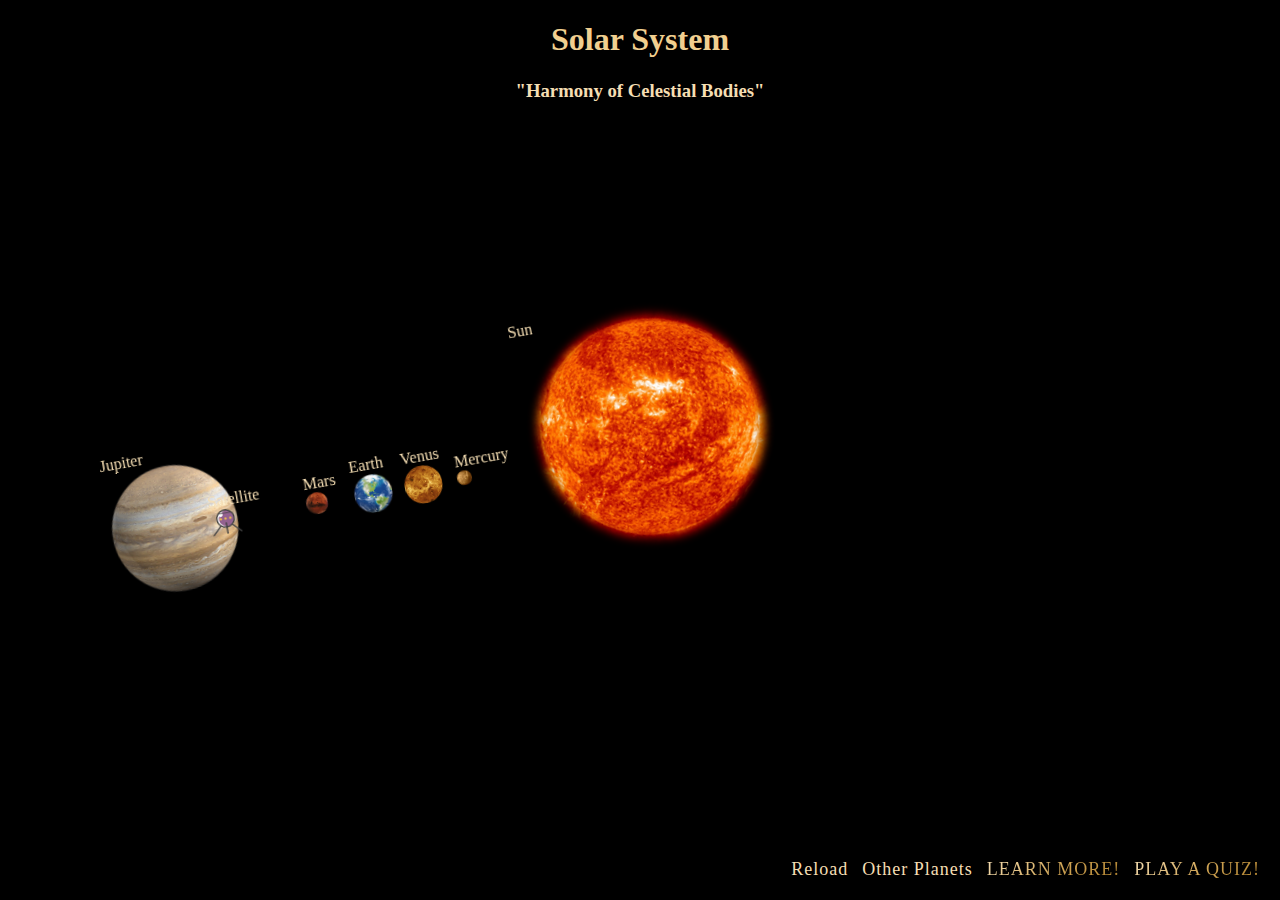
<file: index.html>
<!DOCTYPE html>
<html lang="en">
    <head>
        <meta charset="UTF-8">
        <meta name="viewport" content="width=device-width, initial-scale=1">
        <title>Solar System</title>
        <link rel="stylesheet" type="text/css" href="style.css">
    </head>
    <body>
        <h1>Solar System</h1>
        <h3>"Harmony of Celestial Bodies"</h3>
        <div class="wrapper">
            <div class="sun">
                <div class="star"><a href="learn_more.html#sun" target="_blank">Sun</a></div>
            </div>
            
            <div class="murcury">
                <a href="learn_more.html#mercury" target="_blank">Mercury</a>
                <div class="planet">
                    <div class="shadow"></div>
                </div>
            </div>
            <div class="venus">
                <a href="learn_more.html#venus" target="_blank">Venus</a>
                <div class="planet">
                    <div class="shadow"></div>
                </div>
            </div>
            <div class="earth">
                <a href="learn_more.html#earth" target="_blank">Earth</a>
                <div class="planet">
                    <div class="shadow"></div>
                </div>
            </div>
            <div class="mars">
                <a href="learn_more.html#mars" target="_blank">Mars</a>
                <div class="planet">
                    <div class="shadow"></div>
                </div>
            </div>
            <div class="jupiter">
                <a href="learn_more.html#jupiter" target="_blank">Jupiter</a>
                <div class="planet">
                    <div class="shadow"></div>
                </div>
            </div>
            <div class="sat">
                <a href="learn_more.html#satellite" target="_blank">Satellite</a>
                <div class="planet">
                    <div the="shadow"></div>
                </div>
            </div>
        </div>
    </body>
</html>

<style>
    h1{
		color: rgb(241, 207, 143);
		text-align: center;
		font-family: cursive;
	}
	.links{
		position: absolute;
		bottom: 20px;
		right: 20px;
	}
	.links a{
		margin-left: 10px;
		color: wheat;
		letter-spacing: 1px;
		font-size: 18px;
		text-decoration: none;
	}
	.links a:hover{
		color: rgb(241, 207, 143);
		text-decoration: underline;
	}
	a{
		color: wheat;
		font-family: cursive;
		text-decoration: none;
	}
	h3{
		color: wheat;
		font-family: cursive;
		text-align: center;
	}
	a:hover{
		text-decoration: underline;
		color: rgb(241, 207, 143);;
	}

	.animate-charcter
{
   text-transform: uppercase;
  background-image: linear-gradient(
    -225deg,
    rgb(245, 222, 179) 0%,
	rgb(207, 164, 85) 29%,
    rgb(155, 109, 24) 67%,
    rgb(96, 69, 18) 100%
  );
  background-size: auto auto;
  background-clip: border-box;
  background-size: 200% auto;
  color: #fff;
  background-clip: text;
  -webkit-background-clip: text;
  -webkit-text-fill-color: transparent;
  animation: textclip 2s linear infinite;
  display: inline-block;
      font-size: 190px;
}

@keyframes textclip {
  to {
    background-position: 200% center;
  }
}

</style>

<div class="links">
    <a href="index.html">Reload</a>
	<a href="other_planets.html" target="_blank">Other Planets</a>
    <a href="learn_more.html" class="animate-charcter" target="_blank">Learn More!</a>
    <a href="quiz.html" class="animate-charcter" target="_blank">Play a Quiz!</a>
</div>
</file>
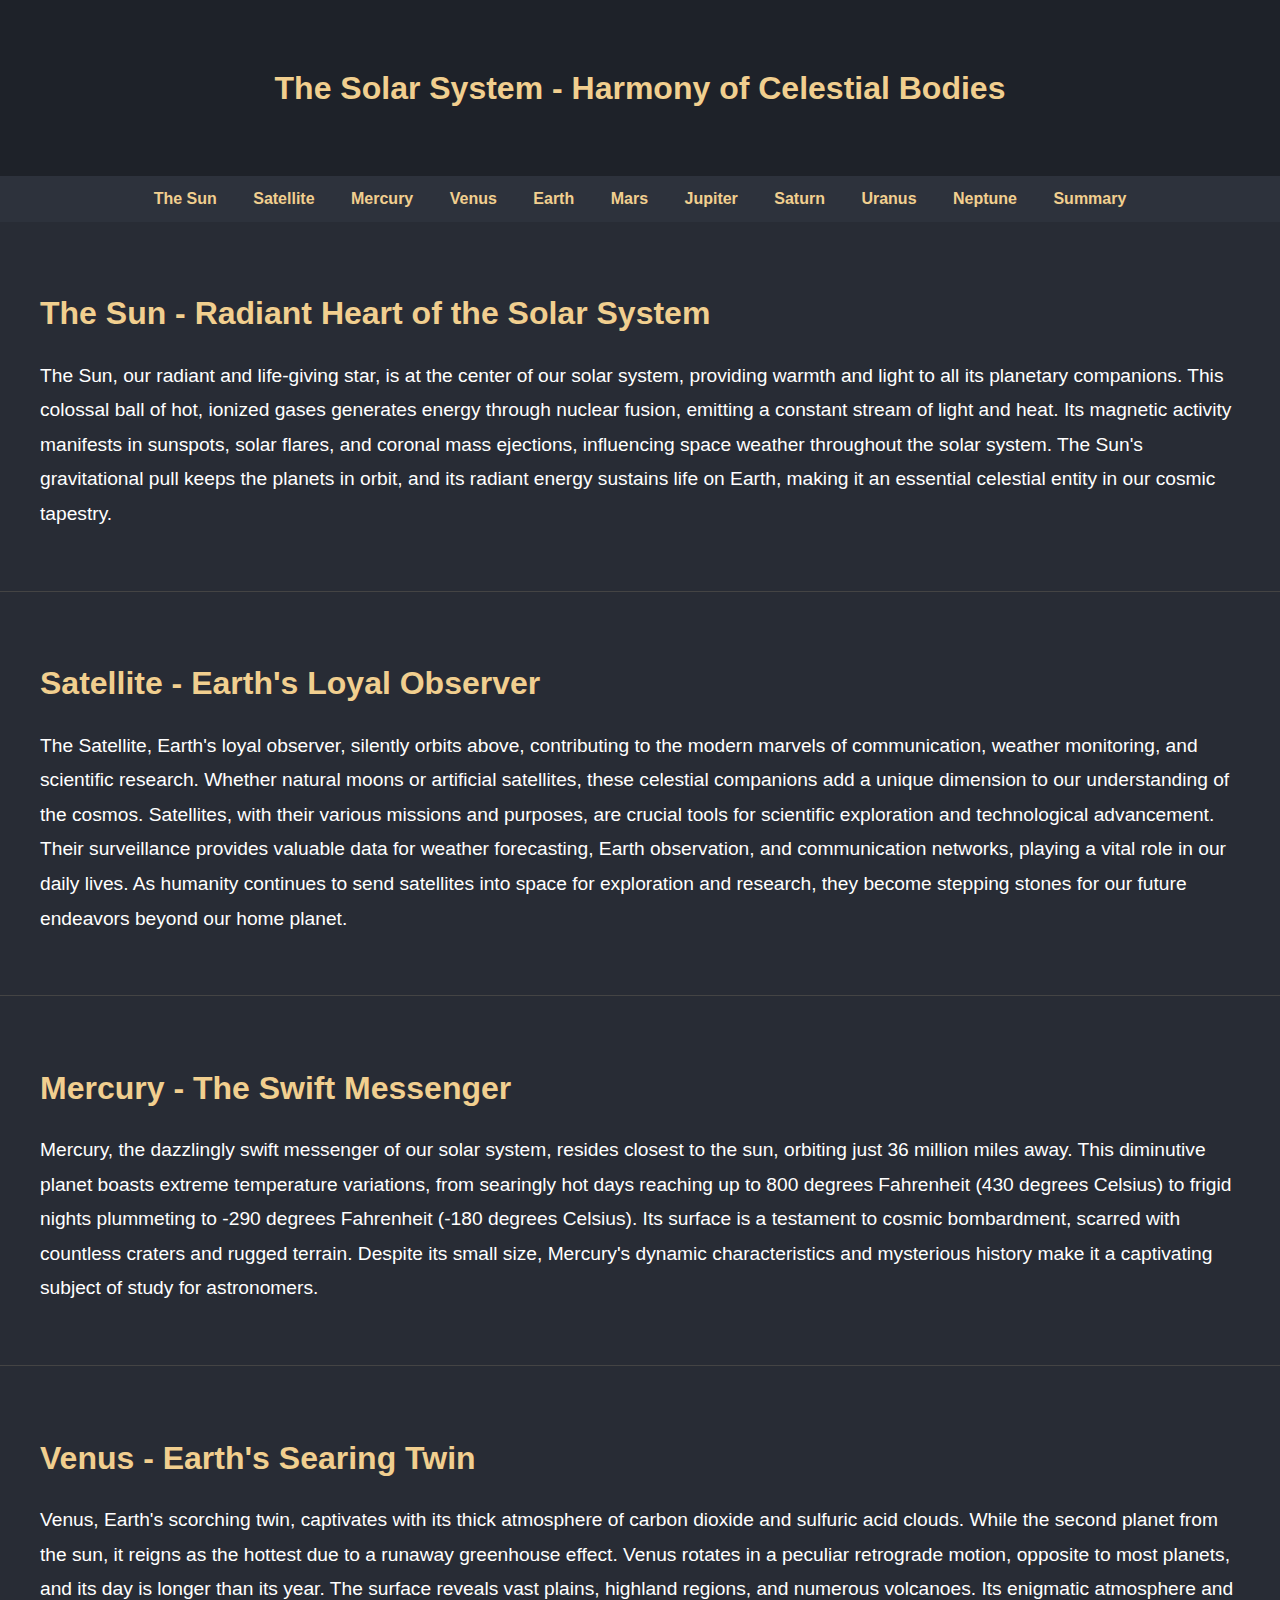
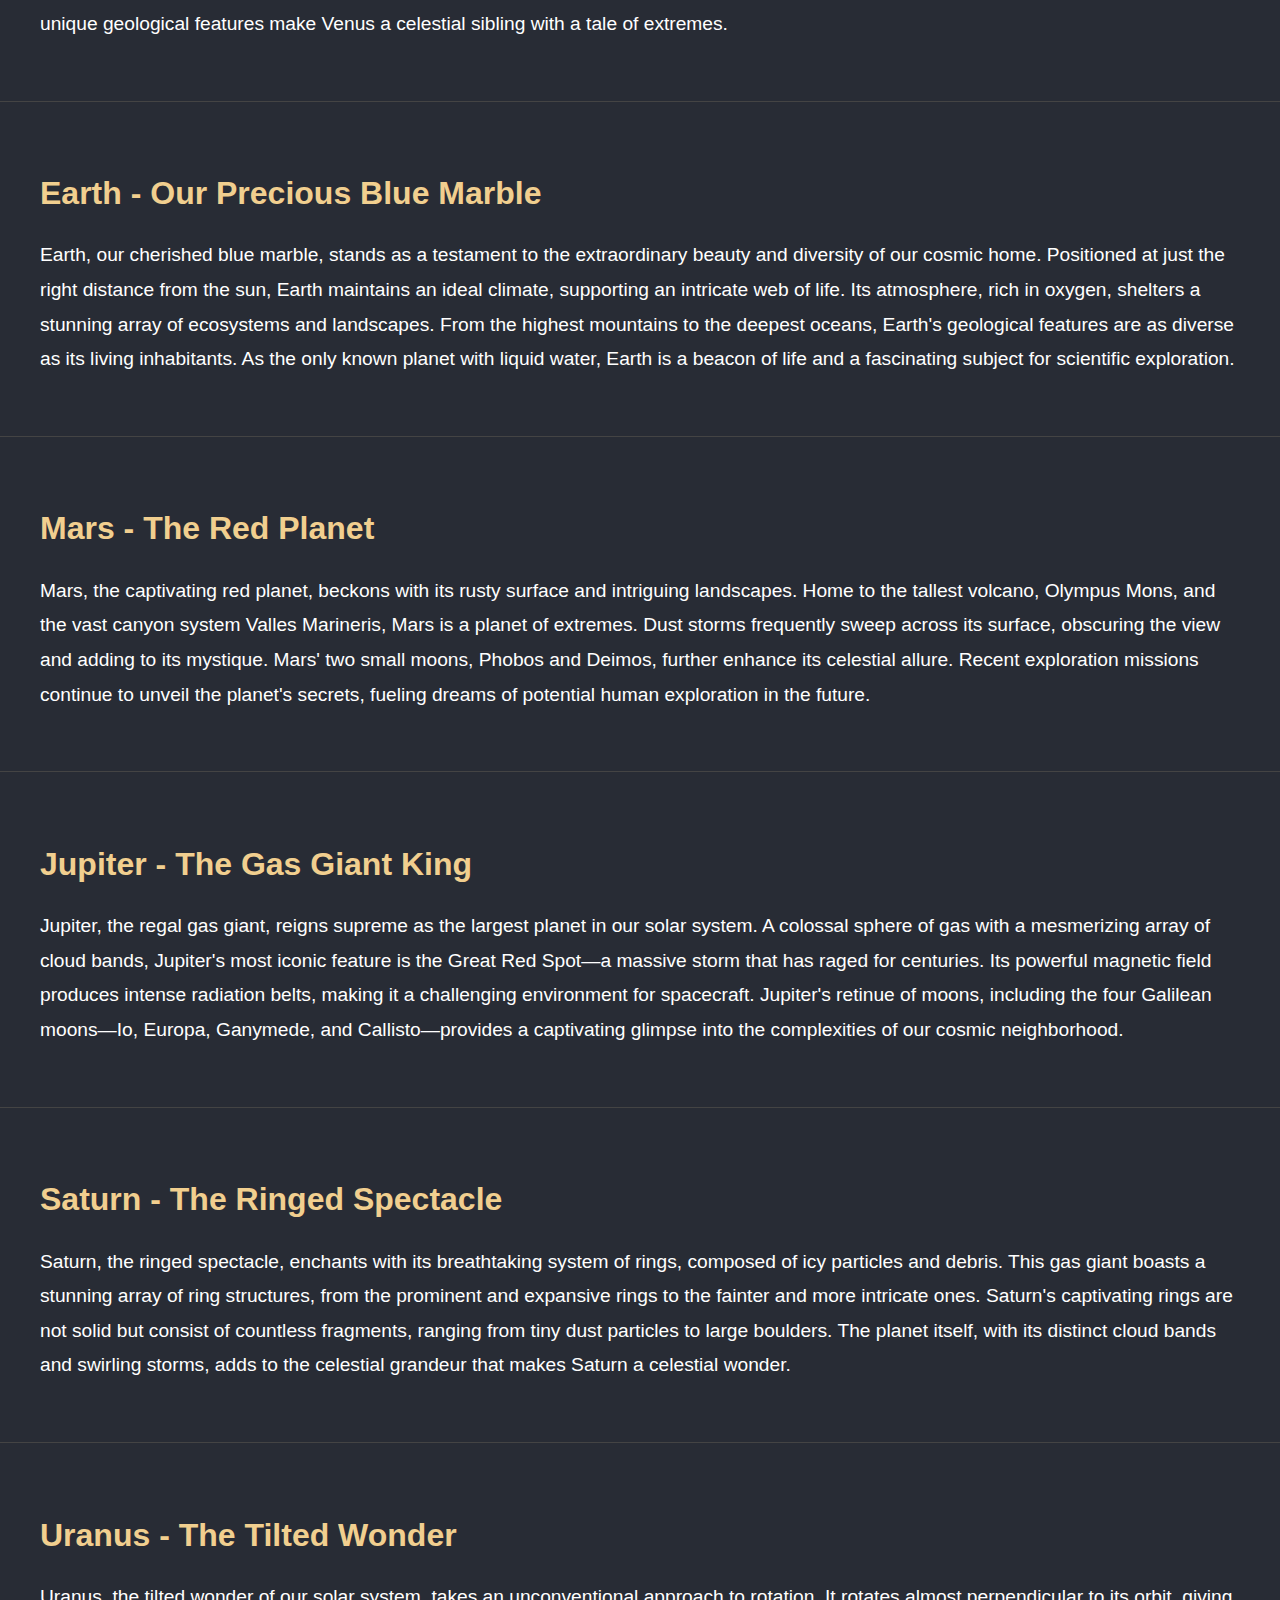
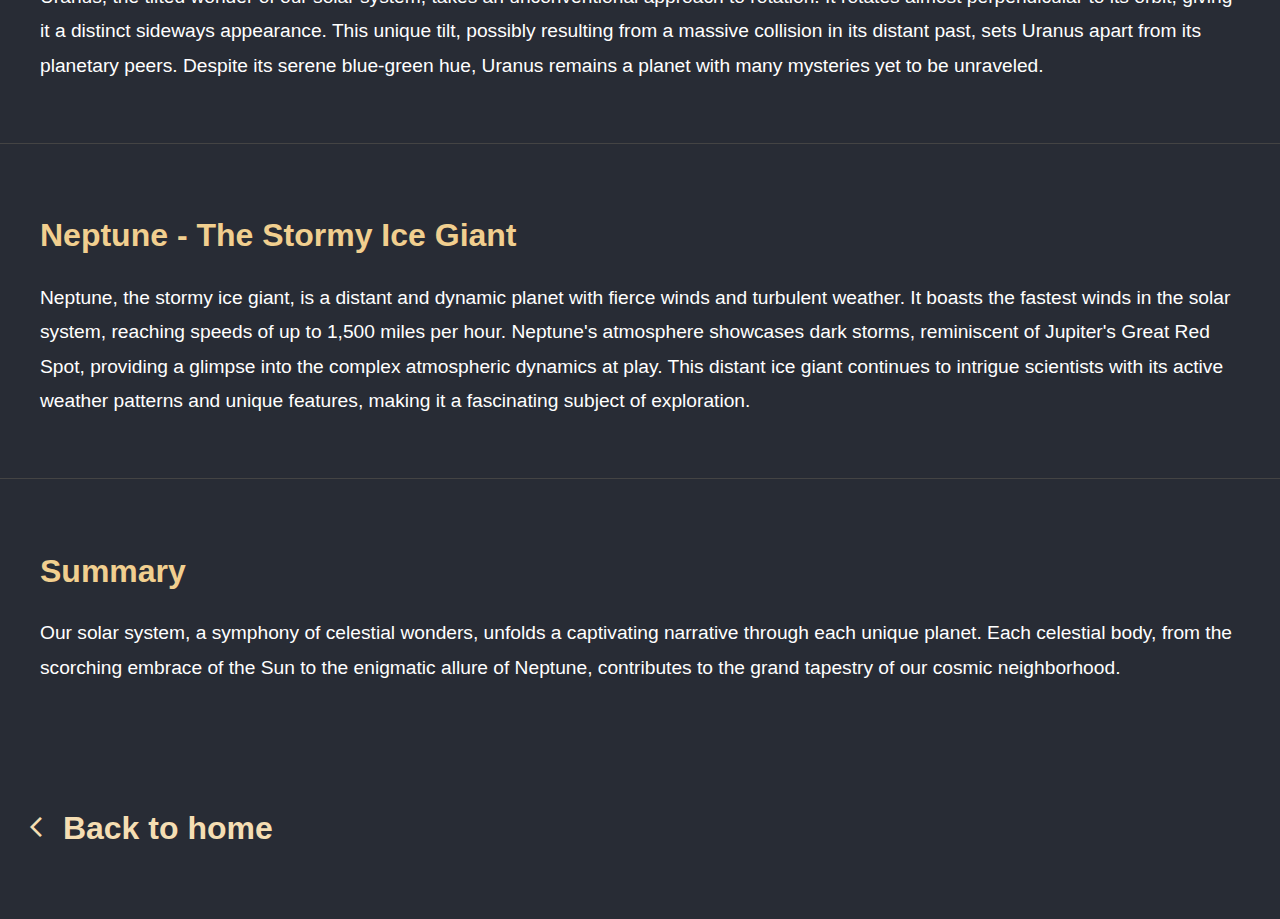
<file: learn_more.html>
<!DOCTYPE html>
<html lang="en">

<head>
  <meta charset="UTF-8">
  <meta name="viewport" content="width=device-width, initial-scale=1.0">
  <link rel="stylesheet" href="https://fonts.googleapis.com/css2?family=Material+Symbols+Outlined:opsz,wght,FILL,GRAD@24,400,0,0" />
  <title>The Solar System - Harmony of Celestial Bodies</title>
  <style>
    body {
      background-color: #282c35;
      color: #fff;
      font-family: 'Roboto', sans-serif;
      line-height: 1.6;
      margin: 0;
      padding: 0;
      overflow-x: hidden;
    }

    header {
      text-align: center;
      padding: 20px;
      background-color: #1e2229;
      color:rgb(241, 207, 143);
      font-size: 2em;
    }

    nav {
      text-align: center;
      padding: 10px;
      background-color: #2d323c;
    }

    a {
      color: rgb(241, 207, 143);
      text-decoration: none;
      font-weight: bold;
      padding: 8px 16px;
      transition: background-color 0.3s ease;
    }

    a:hover {
      background-color: #444;
    }

    section {
      padding: 40px;
      border-bottom: 1px solid #444;
    }

    h2 {
      color: rgb(241, 207, 143);
      font-size: 2em;
      margin-bottom: 10px;
    }

    p {
      font-size: 1.2em;
      line-height: 1.8;
    }

    #summary {
      border-bottom: none;
    }
  </style>
</head>

<body>

  

  <header>
    <h4>The Solar System - Harmony of Celestial Bodies</h4>
  </header>

  <nav>
    <a href="#sun">The Sun</a>
    <a href="#satellite">Satellite</a>
    <a href="#mercury">Mercury</a>
    <a href="#venus">Venus</a>
    <a href="#earth">Earth</a>
    <a href="#mars">Mars</a>
    <a href="#jupiter">Jupiter</a>
    <a href="#saturn">Saturn</a>
    <a href="#uranus">Uranus</a>
    <a href="#neptune">Neptune</a>
    <a href="#summary">Summary</a>
  </nav>

  <section id="sun">
    <h2>The Sun - Radiant Heart of the Solar System</h2>
    <p>The Sun, our radiant and life-giving star, is at the center of our solar system, providing warmth and light to all its planetary companions. This colossal ball of hot, ionized gases generates energy through nuclear fusion, emitting a constant stream of light and heat. Its magnetic activity manifests in sunspots, solar flares, and coronal mass ejections, influencing space weather throughout the solar system. The Sun's gravitational pull keeps the planets in orbit, and its radiant energy sustains life on Earth, making it an essential celestial entity in our cosmic tapestry.
    </p>
  </section>

  <section id="satellite">
    <h2>Satellite - Earth's Loyal Observer</h2>
    <p>The Satellite, Earth's loyal observer, silently orbits above, contributing to the modern marvels of communication, weather monitoring, and scientific research. Whether natural moons or artificial satellites, these celestial companions add a unique dimension to our understanding of the cosmos. Satellites, with their various missions and purposes, are crucial tools for scientific exploration and technological advancement. Their surveillance provides valuable data for weather forecasting, Earth observation, and communication networks, playing a vital role in our daily lives. As humanity continues to send satellites into space for exploration and research, they become stepping stones for our future endeavors beyond our home planet. </p>
  </section>



  <section id="mercury">
    <h2>Mercury - The Swift Messenger</h2>
    <p>Mercury, the dazzlingly swift messenger of our solar system, resides closest to the sun, orbiting just 36 million miles away. This diminutive planet boasts extreme temperature variations, from searingly hot days reaching up to 800 degrees Fahrenheit (430 degrees Celsius) to frigid nights plummeting to -290 degrees Fahrenheit (-180 degrees Celsius). Its surface is a testament to cosmic bombardment, scarred with countless craters and rugged terrain. Despite its small size, Mercury's dynamic characteristics and mysterious history make it a captivating subject of study for astronomers.
    </p>
  </section>

  <section id="venus">
    <h2>Venus - Earth's Searing Twin</h2>
    <p>Venus, Earth's scorching twin, captivates with its thick atmosphere of carbon dioxide and sulfuric acid clouds. While the second planet from the sun, it reigns as the hottest due to a runaway greenhouse effect. Venus rotates in a peculiar retrograde motion, opposite to most planets, and its day is longer than its year. The surface reveals vast plains, highland regions, and numerous volcanoes. Its enigmatic atmosphere and unique geological features make Venus a celestial sibling with a tale of extremes.
    </p>
  </section>

  <section id="earth">
    <h2>Earth - Our Precious Blue Marble</h2>
    <p>Earth, our cherished blue marble, stands as a testament to the extraordinary beauty and diversity of our cosmic home. Positioned at just the right distance from the sun, Earth maintains an ideal climate, supporting an intricate web of life. Its atmosphere, rich in oxygen, shelters a stunning array of ecosystems and landscapes. From the highest mountains to the deepest oceans, Earth's geological features are as diverse as its living inhabitants. As the only known planet with liquid water, Earth is a beacon of life and a fascinating subject for scientific exploration.
    </p>
  </section>

  <section id="mars">
    <h2>Mars - The Red Planet</h2>
    <p>Mars, the captivating red planet, beckons with its rusty surface and intriguing landscapes. Home to the tallest volcano, Olympus Mons, and the vast canyon system Valles Marineris, Mars is a planet of extremes. Dust storms frequently sweep across its surface, obscuring the view and adding to its mystique. Mars' two small moons, Phobos and Deimos, further enhance its celestial allure. Recent exploration missions continue to unveil the planet's secrets, fueling dreams of potential human exploration in the future.
    </p>
  </section>

  <section id="jupiter">
    <h2>Jupiter - The Gas Giant King</h2>
    <p>Jupiter, the regal gas giant, reigns supreme as the largest planet in our solar system. A colossal sphere of gas with a mesmerizing array of cloud bands, Jupiter's most iconic feature is the Great Red Spot—a massive storm that has raged for centuries. Its powerful magnetic field produces intense radiation belts, making it a challenging environment for spacecraft. Jupiter's retinue of moons, including the four Galilean moons—Io, Europa, Ganymede, and Callisto—provides a captivating glimpse into the complexities of our cosmic neighborhood.
    </p>
  </section>

  <section id="saturn">
    <h2>Saturn - The Ringed Spectacle</h2>
    <p>Saturn, the ringed spectacle, enchants with its breathtaking system of rings, composed of icy particles and debris. This gas giant boasts a stunning array of ring structures, from the prominent and expansive rings to the fainter and more intricate ones. Saturn's captivating rings are not solid but consist of countless fragments, ranging from tiny dust particles to large boulders. The planet itself, with its distinct cloud bands and swirling storms, adds to the celestial grandeur that makes Saturn a celestial wonder.
    </p>
  </section>

  <section id="uranus">
    <h2>Uranus - The Tilted Wonder</h2>
    <p>Uranus, the tilted wonder of our solar system, takes an unconventional approach to rotation. It rotates almost perpendicular to its orbit, giving it a distinct sideways appearance. This unique tilt, possibly resulting from a massive collision in its distant past, sets Uranus apart from its planetary peers. Despite its serene blue-green hue, Uranus remains a planet with many mysteries yet to be unraveled.
    </p>
  </section>

  <section id="neptune">
    <h2>Neptune - The Stormy Ice Giant</h2>
    <p>Neptune, the stormy ice giant, is a distant and dynamic planet with fierce winds and turbulent weather. It boasts the fastest winds in the solar system, reaching speeds of up to 1,500 miles per hour. Neptune's atmosphere showcases dark storms, reminiscent of Jupiter's Great Red Spot, providing a glimpse into the complex atmospheric dynamics at play. This distant ice giant continues to intrigue scientists with its active weather patterns and unique features, making it a fascinating subject of exploration.
    </p>
  </section>

  <section id="summary">
    <h2>Summary</h2>
    <p>Our solar system, a symphony of celestial wonders, unfolds a captivating narrative through each unique planet. Each celestial body, from the scorching embrace of the Sun to the enigmatic allure of Neptune, contributes to the grand tapestry of our cosmic neighborhood.</p>
  </section>

  <div style="position: relative;
    left: 30px;
    bottom: 2px;">
    <a href="index.html" style="text-decoration: none; color: wheat;">
      <p style="font-size: 32px;">
      <span class="material-symbols-outlined">
        arrow_back_ios
        </span>
        Back to home
      </p>
    </a>
    </div>

</body>

</html>
</file>
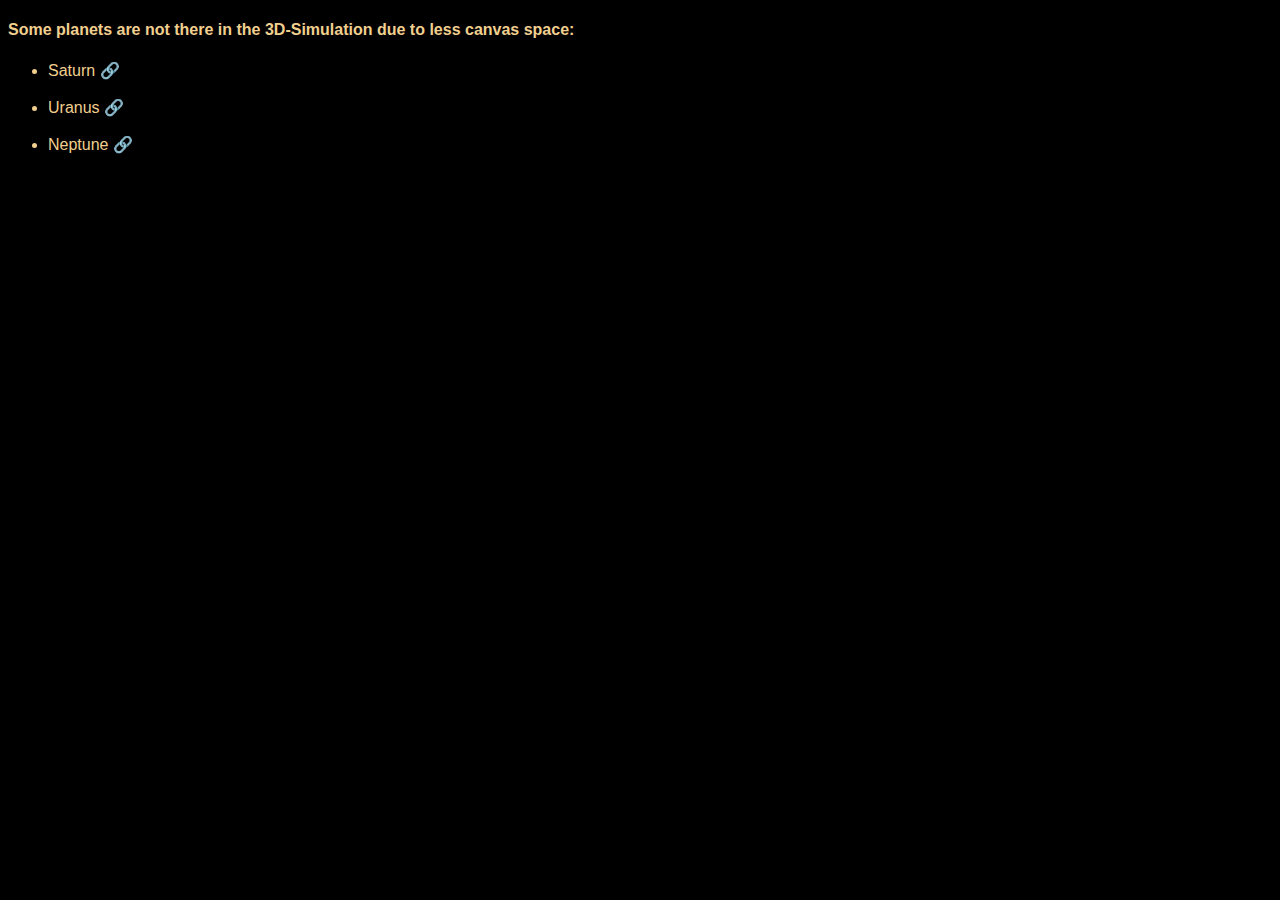
<file: other_planets.html>
<!DOCTYPE html>
<html>
    <body style="background-color: black; font-family: sans-serif;">
        <h4 style="color: rgb(241, 207, 143);">Some planets are not there in the 3D-Simulation due to less canvas space:</h4>
        <ul style="color: rgb(241, 207, 143);">
            <li><a style="color: rgb(241, 207, 143); text-decoration: none;" href="learn_more.html#saturn" target="_blank">Saturn 🔗</a></li>
            <br>
            <li><a style="color: rgb(241, 207, 143); text-decoration: none;" href="learn_more.html#uranus" target="_blank">Uranus 🔗</a></li>
            <br>
            <li><a style="color: rgb(241, 207, 143); text-decoration: none;" href="learn_more.html#neptune" target="_blank">Neptune 🔗</a></li>
        </ul>
    </body>
</html>
</file>
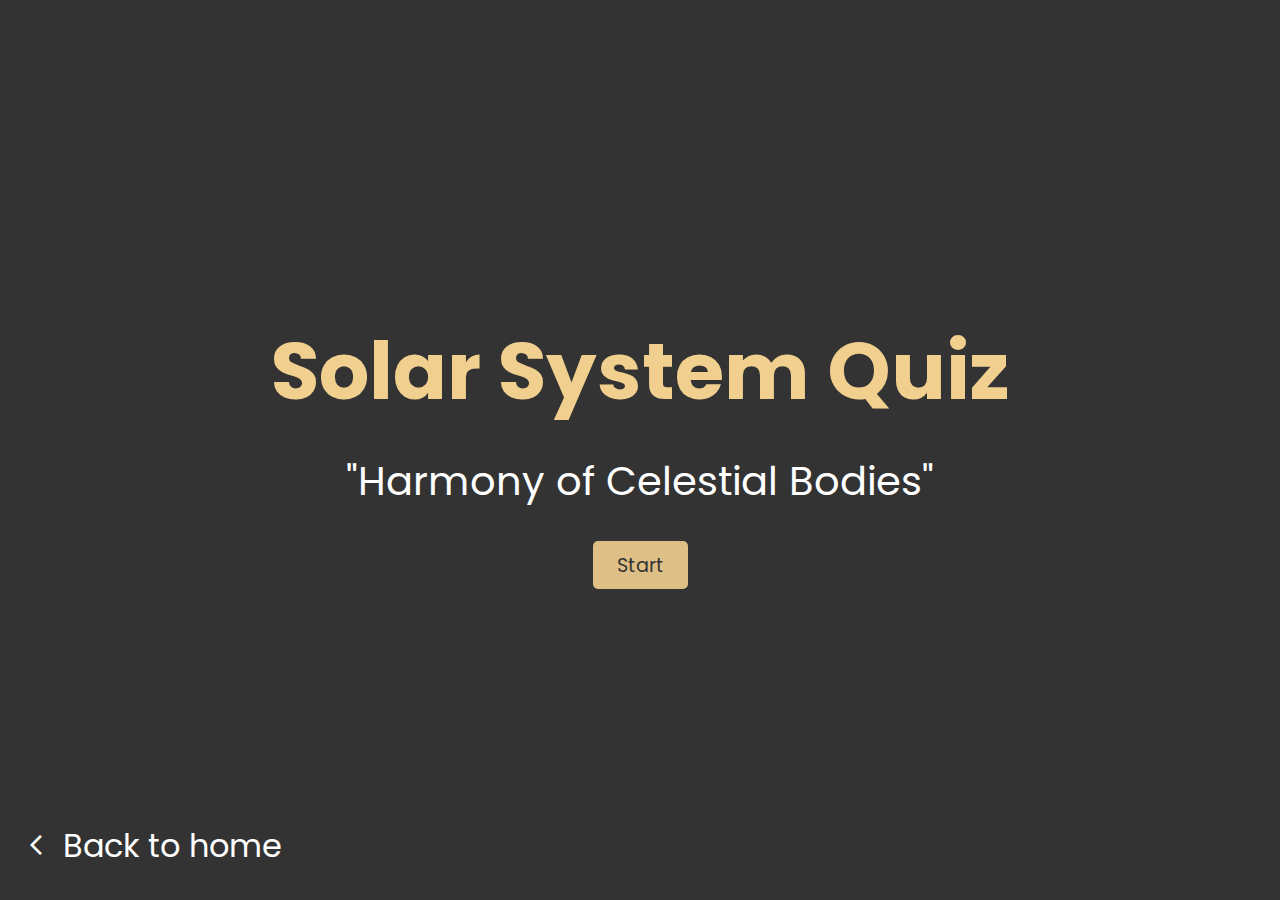
<file: Quiz.html>
<!DOCTYPE html>
<html lang="en">
<head>
  <meta charset="UTF-8">
  <meta name="viewport" content="width=device-width, initial-scale=1.0">
  <title>Solar System Quiz</title>
  <link rel="stylesheet" href="https://fonts.googleapis.com/css2?family=Poppins:wght@400;500;600&family=Ruda:wght@400;600;700&display=swap">
  <link rel="stylesheet" href="https://fonts.googleapis.com/css2?family=Material+Symbols+Outlined:opsz,wght,FILL,GRAD@24,400,0,0" />
  <style>
    * {
      padding: 0;
      margin: 0;
      box-sizing: border-box;
    }
    
    body {
      background: #333; 
      font-family: "Poppins", sans-serif;
      display: flex;
      align-items: center;
      justify-content: center;
      height: 100vh;
      overflow: hidden;
      color: #fff; 
    }

    .start-container {
      text-align: center;
    }

    .start-container h1 {
      font-size: 5rem;
      color: rgb(241, 207, 143);
      margin-bottom: 20px;
    }

    .start-container p {
      font-size: 2.5rem;
      color: #fff; 
      margin-bottom: 30px;
    }

    .start-button {
      padding: 0.6rem 1.5rem;
      outline: none;
      background: rgb(241, 207, 143); 
      border: 0;
      cursor: pointer;
      font-family: inherit;
      border-radius: 5px;
      color: #333; 
      opacity: 0.9;
      transition: 0.3s ease-in-out;
      font-size: 1.2rem;
    }

    .start-button:hover {
      opacity: 1;
    }

    .quiz-container {
      background: #111; /* Dark background for the quiz container */
      border-radius: 10px;
      box-shadow: 0 0 10px 2px rgba(100, 100, 100, 0.1);
      max-width: 600px;
      width: 100%;
      display: none;
    }
    
    .quiz-header {
      display: flex;
      align-items: center;
      justify-content: space-between;
      padding: 2rem 2rem;
      box-shadow: 0px 0px 5px rgba(0, 0, 0, 0.5);
      border-top-left-radius: 10px;
      border-top-right-radius: 10px;
    }
    
    .quiz-header h2 {
      font-size: 1.5rem;
      color:rgb(241, 207, 143)
    }
    
    .quiz-header p {
      background: #444; 
      padding: 0.4rem 1rem;
      color: #fff;
      border-radius: 5px;
    }
    
    .quiz-body {
      padding: 2rem 2rem;
    }
    
    .quiz-body h2 {
      padding: 1rem 0;
      font-size: 2rem;
      font-weight: 500;
      text-align: center;
      margin: 0;
      color:rgb(241, 207, 143)
    }
    
    .quiz-body ul {
      list-style: none;
      padding: 0;
    }
    
    .quiz-body ul li {
      margin: 1rem 0;
      font-size: 1rem;
      border: 1px solid rgb(241, 207, 143); 
      padding: 0.7rem;
      border-radius: 5px;
      cursor: pointer;
    }
    
    .quiz-body ul li label {
      cursor: pointer;
      padding: 0 0.4rem;
    }
    
    .quiz-footer {
      display: flex;
      align-items: center;
      justify-content: space-between;
      padding: 1rem 2rem;
      box-shadow: 0px 0px 5px rgba(0, 0, 0, 0.5);
    }
    
    .quiz-footer button {
      padding: 0.6rem 1.5rem;
      outline: none;
      background: rgb(241, 207, 143); 
      border: 0;
      cursor: pointer;
      font-family: inherit;
      border-radius: 5px;
      color: #333; 
      opacity: 0.9;
      transition: 0.3s ease-in-out;
    }
    
    .quiz-footer button:hover {
      opacity: 1;
    }

    .try-again-btn,
    .back-to-home-btn {
      margin: 30px auto; 
      padding: 0.6rem 1.5rem;
      background: #333;
      border: 0;
      cursor: pointer;
      font-family: inherit;
      border-radius: 5px;
      color: rgb(241, 207, 143); 
      opacity: 0.9;
      transition: 0.3s ease-in-out;
    }

    .try-again-btn:hover,
    .back-to-home-btn:hover {
      opacity: 1;
      background: #555;
    }

    .try-again-btn:hover {
      opacity: 1;
      background: #555;
    }
    .divi{
      display: flex;
      align-items: center;
      justify-content: center;
    }
    .quiz-result {
    max-height: 300px;
    overflow-y: auto;
    margin-top: 20px;
  }

  .quiz-result ul {
    list-style: none;
    padding: 0;
  }

  .quiz-result li {
    margin: 10px 0;
    padding: 10px;
    border-radius: 5px;
    background-color: #222;
    color: #fff;
  }

  .correct {
    border: 2px solid #4CAF50;
  }

  .incorrect {
    border: 2px solid #FF5733;
  }
  </style>
</head>
<body>
    <div class="start-container" id="start">
      <h1>Solar System Quiz</h1>
      <p>"Harmony of Celestial Bodies"</p>
      <button class="start-button" onclick="startQuiz()">Start</button>
    </div>

    <div style="position: absolute;
    left: 30px;
    bottom: 30px;">
    <a href="index.html" style="text-decoration: none; color: white;">
      <p style="font-size: 32px;">
      <span class="material-symbols-outlined">
        arrow_back_ios
        </span>
        Back to home
      </p>
    </a>
    </div>

    <div class="quiz-container" id="quiz">
        <div class="quiz-header">
          <h2 class="header-txt">Solar System Quiz</h2>
        </div>
        <div class="quiz-body">
          <h2 id="question">Question Text</h2>
          <ul>
            <li>
              <input type="radio" name="answer" id="a" class="answer" />
              <label for="a" id="a_text">Questions</label>
            </li>
            <li>
              <input type="radio" name="answer" id="b" class="answer" />
              <label for="b" id="b_text">Questions</label>
            </li>
            <li>
              <input type="radio" name="answer" id="c" class="answer" />
              <label for="c" id="c_text">Questions</label>
            </li>
            <li>
              <input type="radio" name="answer" id="d" class="answer" />
              <label for="d" id="d_text">Questions</label>
            </li>
          </ul>
        </div>
        <div class="quiz-footer">
          <div class="quiz-details"></div>
          <button type="button" id="btn">Submit</button>
        </div>
    </div>

  <script>
    "use strict";

    let userAnswers = [];

    const startContainer = document.getElementById("start");
    const quizContainer = document.getElementById("quiz");

    function startQuiz() {
      startContainer.style.display = "none";
      quizContainer.style.display = "block";
    }

    const quizData = [
  {
    question: "What is the primary method of energy generation in the Sun?",
    a: "Nuclear fission",
    b: "Nuclear fusion",
    c: "Solar wind",
    d: "Gravitational collapse",
    correct: "b",
    explanation: "The Sun generates energy through nuclear fusion, where hydrogen atoms combine to form helium, releasing a tremendous amount of energy."
  },
  {
    question: "What role does the Sun's magnetic activity play in the solar system?",
    a: "Creating planetary atmospheres",
    b: "Generating solar flares",
    c: "Influencing cosmic tapestry",
    d: "Regulating planetary temperatures",
    correct: "b",
    explanation: "Correct! The Sun's magnetic activity generates solar flares, which can influence space weather and have various effects on the solar system."
  },
  {
    question: "What is the main purpose of satellites in the solar system?",
    a: "Providing light",
    b: "Generating heat",
    c: "Observing space weather",
    d: "Regulating planetary orbits",
    correct: "c",
    explanation: "Satellites in the solar system are primarily used for observing space weather, collecting data, and studying celestial phenomena."
  },
  {
    question: "How does Mercury's surface reflect its history?",
    a: "Smooth and featureless",
    b: "Scarred with craters and rugged terrain",
    c: "Covered with lush vegetation",
    d: "Marked by large bodies of water",
    correct: "b",
    explanation: "Mercury's surface is scarred with craters and rugged terrain, indicating a history of impacts from space debris."
  },
  {
    question: "Why is Venus considered Earth's 'scorching twin'?",
    a: "It has a similar size to Earth",
    b: "It has a thick atmosphere of carbon dioxide",
    c: "It has a retrograde rotation",
    d: "It has a runaway greenhouse effect",
    correct: "d",
    explanation: "Venus is considered Earth's 'scorching twin' due to its runaway greenhouse effect, resulting in extremely high surface temperatures."
  },
  {
    question: "What makes Earth a unique and special planet in the solar system?",
    a: "Its proximity to the Sun",
    b: "Its diverse landscapes and ecosystems",
    c: "Its lack of an atmosphere",
    d: "Its extreme temperatures",
    correct: "b",
    explanation: "Correct! Earth is unique and special due to its diverse landscapes and ecosystems, supporting a variety of life forms."
  },
  {
    question: "Which planet in the solar system is known for having the tallest volcano, Olympus Mons?",
    a: "Earth",
    b: "Mars",
    c: "Jupiter",
    d: "Saturn",
    correct: "b",
    explanation: "Mars is known for having the tallest volcano, Olympus Mons, which is the largest volcano in the solar system."
  },
  {
    question: "What is Jupiter's most iconic feature?",
    a: "Its spectacular ring system",
    b: "The Great Red Spot",
    c: "Its fast rotation",
    d: "Its unique tilt",
    correct: "b",
    explanation: "Jupiter's most iconic feature is the Great Red Spot, a massive storm that has been raging for centuries."
  },
  {
    question: "What gives Saturn its enchanting appearance?",
    a: "Colorful cloud bands",
    b: "A system of icy particles and debris rings",
    c: "Frequent dust storms",
    d: "Active weather patterns",
    correct: "b",
    explanation: "Saturn's enchanting appearance is due to its system of icy particles and debris rings, which make it a unique and stunning planet."
  },
  {
    question: "What sets Uranus apart from other planets in the solar system?",
    a: "Its vibrant blue-green hue",
    b: "Its prominent ring system",
    c: "Its retrograde rotation",
    d: "Its massive size",
    correct: "c",
    explanation: "Uranus is unique in the solar system due to its retrograde rotation, where it rotates on its side compared to other planets."
  }
];


    const quiz = document.querySelector(".quiz-body");
    const answerEl = document.querySelectorAll(".answer");
    const questionEl = document.getElementById("question");
    const footerEl = document.querySelector(".quiz-footer");
    const quizDetailEl = document.querySelector(".quiz-details");
    const liEl = document.querySelector("ul li");

    const a_txt = document.getElementById("a_text");
    const b_txt = document.getElementById("b_text");
    const c_txt = document.getElementById("c_text");
    const d_txt = document.getElementById("d_text");
    const btnSubmit = document.getElementById("btn");

    let currentQuiz = 0;
    let score = 0;

    loadQuiz();

    function loadQuiz() {
     deselectAnswers();
     const currentQuizData = quizData[currentQuiz];
     questionEl.innerText = currentQuizData.question;
     a_txt.innerText = currentQuizData.a;
     b_txt.innerText = currentQuizData.b;
     c_txt.innerText = currentQuizData.c;
     d_txt.innerText = currentQuizData.d;
     quizDetailEl.innerHTML = `<p>${currentQuiz + 1} of ${quizData.length}</p>`;
    }

    function deselectAnswers() {
     answerEl.forEach((answerEl) => {
      answerEl.checked = false;
     });
    }

    function getSelected() {
  let answer;
  answerEl.forEach((answerEls) => {
    if (answerEls.checked) {
      answer = answerEls.id;
      userAnswers[currentQuiz] = answer; // Store the user's answer for the current question
    }
  });
  return answer;
}

    btnSubmit.addEventListener("click", function () {
  const answers = getSelected();

  if (answers) {
    if (answers === quizData[currentQuiz].correct.toLowerCase()) {
      score++;
    }

    currentQuiz++;  // Increment after checking the answer

    if (currentQuiz < quizData.length) {
      loadQuiz();
    } else {
      showResult();
    }
  }
});


function showResult() {
  let resultHTML = `<h2>You answered ${score}/${quizData.length} questions correctly</h2><div class="quiz-result"><ul>`;

  quizData.forEach((question, index) => {
    const userAnswer = userAnswers[index]; // Retrieve the user's answer for the current question
    const isCorrect = userAnswer && userAnswer.toLowerCase() === question.correct.toLowerCase();
    const resultClass = isCorrect ? "correct" : "incorrect";

    // Display the common explanation for each question
    const explanation = `Explanation: ${question.explanation}`;

    resultHTML += `<li class="${resultClass}">
      ${index + 1}. ${question.question} - Your answer: ${userAnswer ? question[userAnswer.toLowerCase()] : 'Not answered'} (${isCorrect ? 'Correct' : 'Incorrect'})

      <br>${explanation}
    </li>`;
  });

  resultHTML += `</ul></div><div class="divi"><button type="button" onclick="location.reload()" class="try-again-btn">Try Again</button></div>`;

  quiz.innerHTML = resultHTML;
  footerEl.style.display = "none";
}

    function nextQuestion() {
  currentQuiz++;

  if (currentQuiz < quizData.length) {
    loadQuiz();
  } else {
    let resultHTML = `<h2>You answered ${score}/${quizData.length} questions correctly</h2><div class="quiz-result"><ul>`;

      quizData.forEach((question, index) => {
  const userAnswer = getSelectedAnswer(index);  // Pass the index of the current question
  const isCorrect = userAnswer.toLowerCase() === question.correct.toLowerCase();
  const resultClass = isCorrect ? "correct" : "incorrect";

  // Display the common explanation for each question
  const explanation = `Explanation: ${question.explanation}`;

  resultHTML += `<li class="${resultClass}">
    ${index + 1}. ${question.question} - Your answer: ${question[userAnswer.toLowerCase()]} (${isCorrect ? 'Correct' : 'Incorrect'})
    <br>${explanation}
  </li>`;
});

resultHTML += `</ul></div><div class="divi"><button type="button" onclick="location.reload()" class="try-again-btn">Try Again</button></div>`;

quiz.innerHTML = resultHTML;
footerEl.style.display = "none";
}
    }

function getSelectedAnswer(index) {
  const answer = getSelected();
  return answer ? answer.toLowerCase() : "Not answered";
}

</script>
  </script>
</body>
</html>
</file>
<file: style.css>
html{
    background-color: #000;
  }
  body{
    height: 100%;
    top: 0;
    bottom: 0;
    overflow: hidden;
  }
  .wrapper{
    position: relative;
    margin: 0 auto;
    display: block;
    margin-top: 200px;
    perspective: 1000px;
    perspective-origin: 60% 50%;
    transform: rotate(-10deg);
  }
  .wrapper > div{
    position: relative;
    margin: 0 auto;
    transform-style: preserve-3d;
    height: 0;
  }
  .sun{
    width: 250px;
    position: absolute;
    top: 0;
    z-index: 1;
    height: 125px !important;
  }
  
  .sun .star{
    width: 250px;
    height: 250px;
    background: url(../img/sun.png) no-repeat;
    background-size: cover;
    border-radius: 250px;
    margin: 0 auto;
    animation: spinsun 40s infinite linear;
  }
  .planet{
    background-size: cover;
    background-repeat: no-repeat;
    background-color: transparent;
    animation-iteration-count: infinite;
    overflow: hidden;
  }
  
  .shadow{
    position: absolute;
    left: 0;
    right: 0;
    top: 0;
    bottom: 0;
    background: transparent url(../img/shadow.png) 0% 0% no-repeat;
    background-size: cover;
    border-radius: 100%; 
  }
  .murcury{
    position: absolute;
    width: 400px;
    z-index: 2;
    animation: orbitmurcury 12s infinite linear;
    top: -7.5px; 
  }
  .murcury .planet{
    width: 15px;
    height: 15px;
    background-image: url(../img/mercury.png);
    animation: anti-spin 12s infinite linear;
  }
  .murcury .shadow{
    animation: shadow 12s infinite linear;
  }
  
  .venus{
    position: absolute;
    width: 506px;
    z-index: 3;
    animation: orbitvenus 15s infinite linear;
    top: -19px;
  }
  .venus .planet{
    width: 38px;
    height: 38px;
    background-image: url(../img/venus.png);
    animation: anti-spin 15s infinite linear;
  }
  .venus .shadow{
    animation: shadow 15s infinite linear;
  }
  .earth{
    position: absolute;
    width: 610px;
    z-index: 4;
    animation: orbitearth 20s infinite linear;
    top: -20px;
  }
  .earth .planet{
    width: 40px;
    height: 40px;
    background-image: url(../img/earth.png);
    animation: anti-spin 20s infinite linear;
  }
  .earth .shadow{
    animation: shadow 20s infinite linear;
  }
  .mars{
    position: absolute;
    width: 706px;
    z-index: 5;
    animation: orbitmars 30s infinite linear;
    top: -11px;
  }
  .mars .planet{
    width: 22px;
    height: 22px;
    background-image: url(../img/mars.png);
    animation: anti-spin 30s infinite linear;
  }
  .mars .shadow{
    animation: shadow 30s infinite linear;
  }
  .jupiter{
    position: absolute;
    width: 1100px;
    z-index: 6;
    animation: orbitjupiter 50s infinite linear;
    top: -64px;
  }
  
  .jupiter .planet{
    width: 128px;
    height: 128px;
    background-image: url(../img/jupiter.png);
    animation: anti-spin 50s infinite linear;
  }
  .jupiter .shadow{
    animation: shadow 50s infinite linear;
  }
  .sat{
    position: absolute;
    width: 900px;
    z-index: 7;
    animation: orbitsat 5s infinite linear;
    top: -10px;
  }
  .sat .planet{
    width: 30px;
    height: 25px;
    background-image: url(../img/satt.png);
    animation: anti-spin 5s infinite linear;
  }
  .sat .shadow{
    animation: shadow 5s infinite linear;
  }
  
  
  @keyframes spinsun{
    0%{
      transform: rotate(0);
    }
    100%{
      transform: rotate(-360deg);
    }
  }
  @keyframes shadow{
    0%{
      background-position: 130% 0%;
    }
    33%{
      background-position: 50% 0%;
    }
    55%{
      background-position: 0% 0%;
    }
    80%{
      background-position: -50% 0%;
    }
    100%{
      background-position: -50% 0%;
    }
  }
  @keyframes orbitmurcury{
    0%{
      z-index: 2;
      transform: rotateY(0);
    }
    49%{
      z-index: 2;
    }
    50%{
      z-index: -2;
    }
    99%{
      z-index: -2;
    }
    100%{
      z-index: 2;
      transform: rotateY(360deg);
    }
  }
  
  @keyframes orbitvenus{
    0%{
      z-index: 3;
      transform: rotateY(0);
    }
    49%{
      z-index: 3;
    }
    50%{
      z-index: -3;
    }
    99%{
      z-index: -3;
    }
    100%{
      z-index: 3;
      transform: rotateY(360deg);
    }
  }
  @keyframes orbitearth{
    0%{
      z-index: 4;
      transform: rotateY(0);
    }
    49%{
      z-index: 4;
    }
    50%{
      z-index: -4;
    }
    99%{
      z-index: -4;
    }
    100%{
      z-index: 4;
      transform: rotateY(360deg);
    }
  }
  
  @keyframes orbitmars{
    0%{
      z-index: 5;
      transform: rotateY(0);
    }
    49%{
      z-index: 5;
    }
    50%{
      z-index: -5;
    }
    99%{
      z-index: -5;
    }
    100%{
      z-index: 5;
      transform: rotateY(360deg);
    }
  }
  
  @keyframes orbitsat{
    0%{
      z-index: 7;
      transform: rotateY(0);
    }
    49%{
      z-index: 7;
    }
    50%{
      z-index: -7;
    }
    99%{
      z-index: -7;
    }
    100%{
      z-index: 7;
      transform: rotateY(360deg);
    }
  }
  
  @keyframes orbitjupiter{
    0%{
      z-index: 6;
      transform: rotateY(0);
    }
    49%{
      z-index: 6;
    }
    50%{
      z-index: -6;
    }
    99%{
      z-index: -6;
    }
    100%{
      z-index: 6;
      transform: rotateY(360deg);
    }
  }
  
  @keyframes anti-spin{
    form{
      transform: rotateY(0);
    }
    to{
      transform: rotateY(-360deg);
    }
  }
  @keyframes anti-spin-rings{
    form{
      transform: rotateY(0) rotateX(73deg);
    }
    to{
      transform: rotateY(-360deg) rotateX(73deg);
    }
  }
</file>
